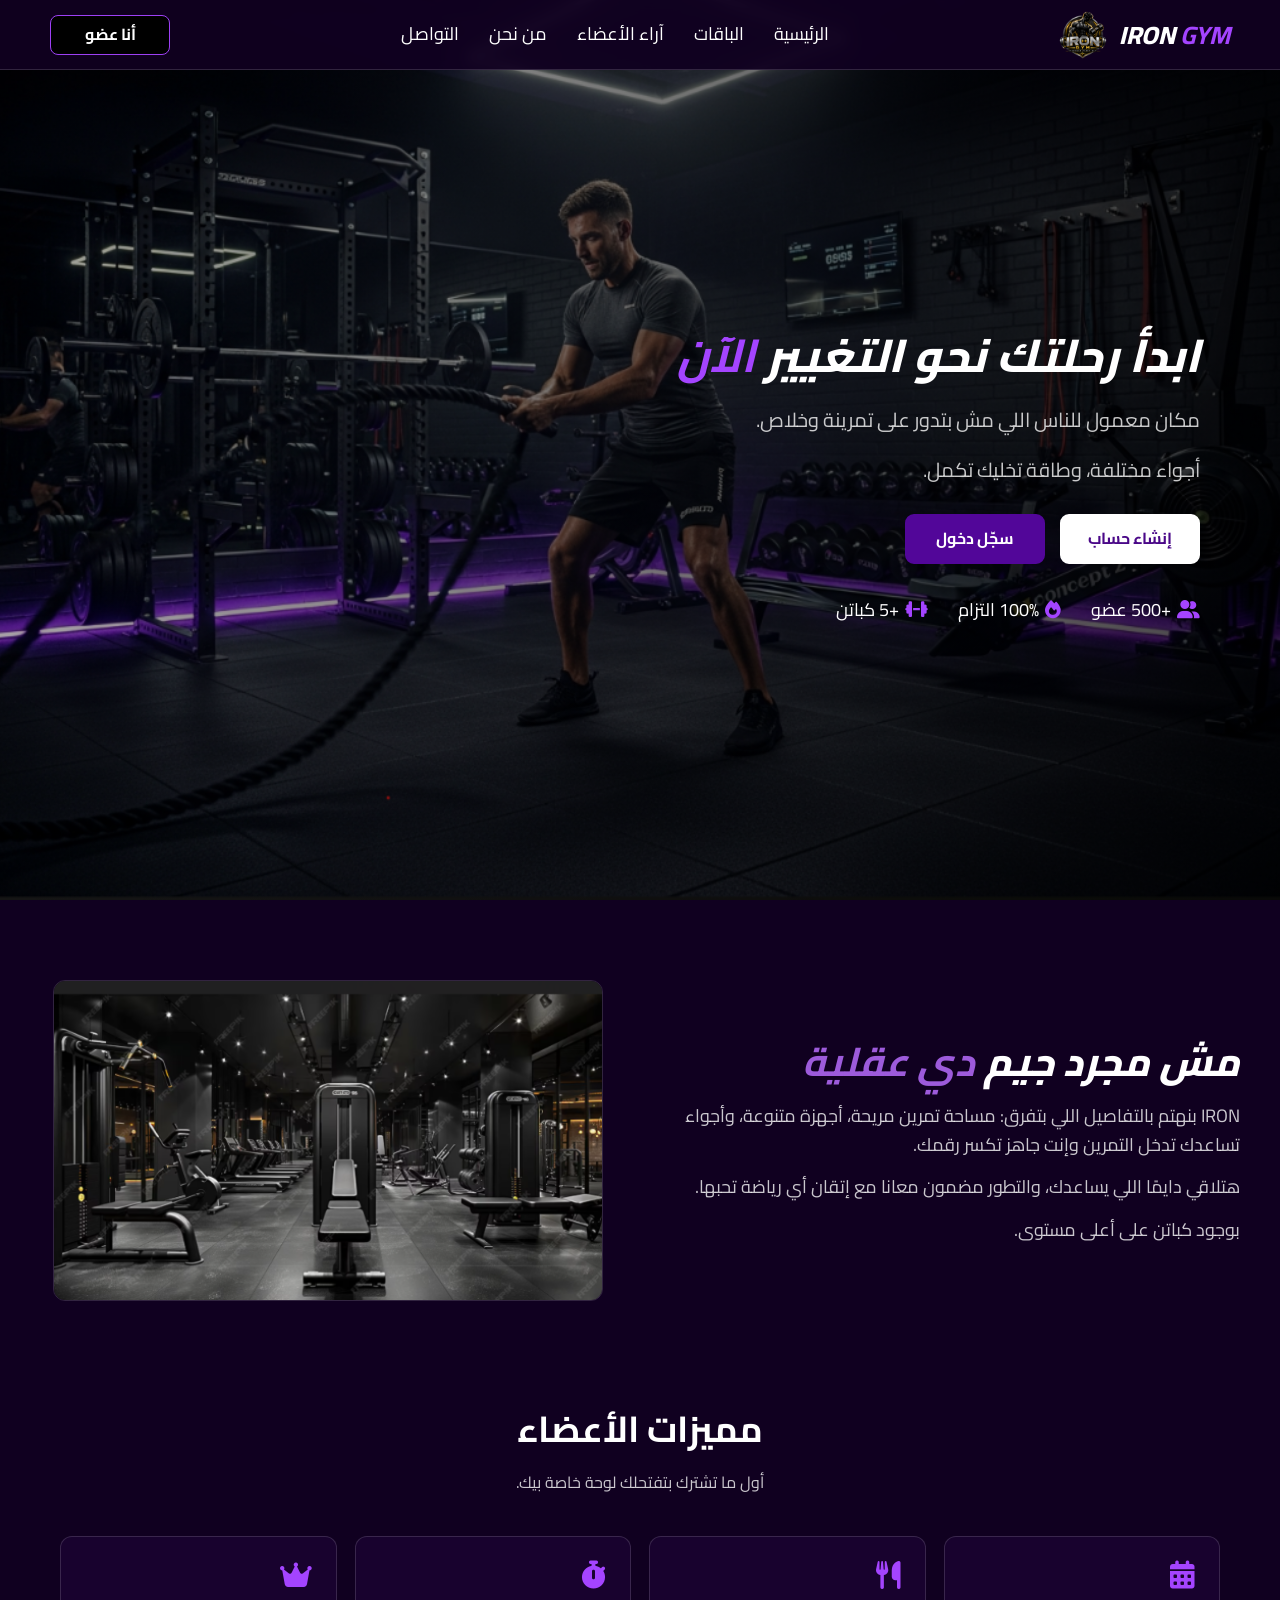
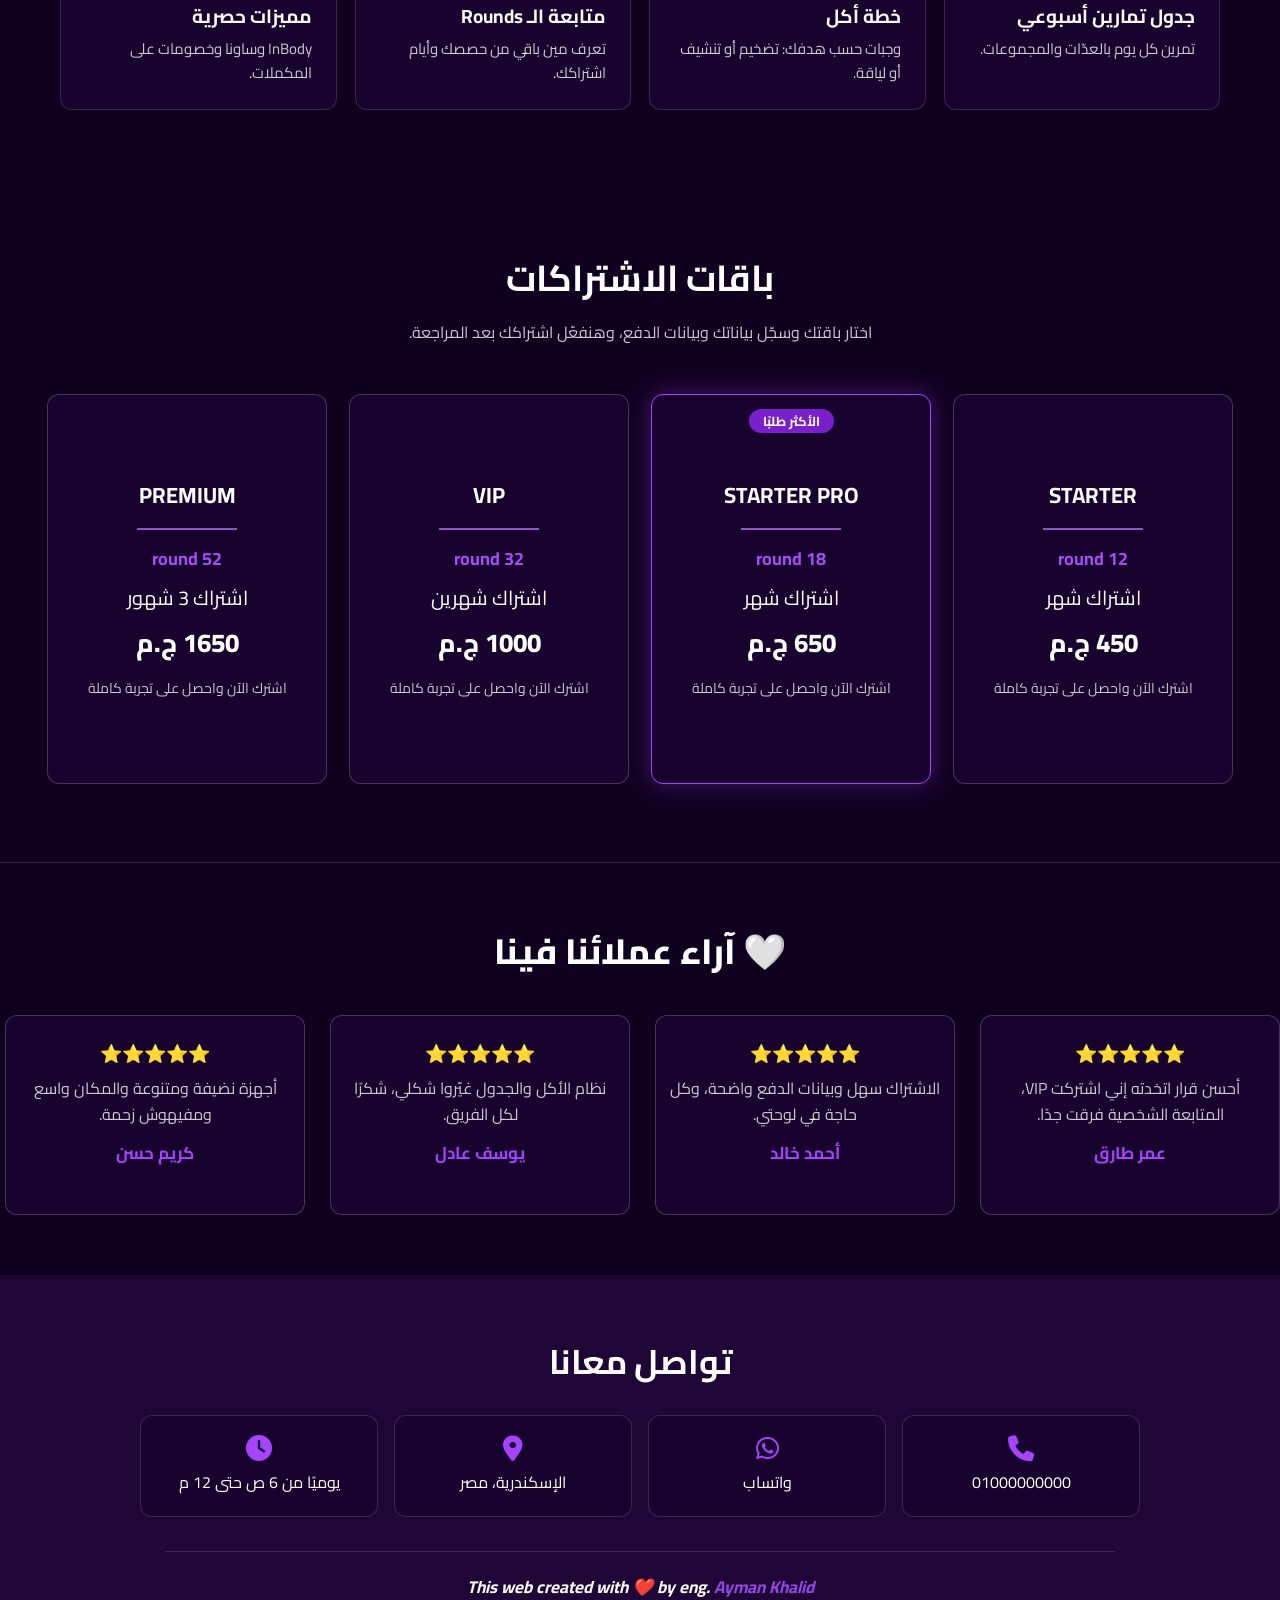
<file: index.html>
<!DOCTYPE html>
<html lang="ar" dir="rtl">
<head>
<meta charset="UTF-8">
<meta name="viewport" content="width=device-width, initial-scale=1">
<title>IRON GYM | ابدأ رحلتك الآن</title>
<link rel="icon" href="images/logo.png">
<link href="https://fonts.googleapis.com/css2?family=Cairo:wght@400;600;800&display=swap" rel="stylesheet">
<link rel="stylesheet" href="css/all.css">
<link rel="stylesheet" href="css/style.css">
</head>
<body>
<header class="header">
  <a href="index.html" class="logo"><span class="s-logo">IRON <strong>GYM</strong></span><img src="images/logo.png" alt="شعار IRON GYM" class="img-logo"></a>
  <button class="burger" aria-label="القائمة" aria-expanded="false"><i class="fa-solid fa-bars"></i></button>
  <ul class="list1">
    <li><a href="index.html">الرئيسية</a></li>
    <li><a href="index.html#plans">الباقات</a></li>
    <li><a href="index.html#reviews">آراء الأعضاء</a></li>
    <li><a href="index.html#about">من نحن</a></li>
    <li><a href="index.html#contact">التواصل</a></li>
  </ul>
  <a href="login.html" class="im-client" id="memberBtn">أنا عضو</a>
</header>

<section class="hero">
  <div class="overlay"></div>
  <div class="p-hero">
    <h1 class="s1">ابدأ رحلتك نحو التغيير <strong>الآن</strong></h1>
    <p class="p1">مكان معمول للناس اللي مش بتدور على تمرينة وخلاص.</p>
    <p class="p2">أجواء مختلفة، وطاقة تخليك تكمل.</p>
    <div class="buttons-container">
      <a href="signup.html" class="btn-create">إنشاء حساب</a>
      <a href="login.html" class="btn-login">سجّل دخول</a>
    </div>
    <div class="icon-container">
      <span><i class="fa-solid fa-user-group"></i>+500 عضو</span>
      <span><i class="fa-solid fa-fire"></i>100% التزام</span>
      <span><i class="fa-solid fa-dumbbell"></i>+5 كباتن</span>
    </div>
  </div>
</section>

<section class="who-are-u" id="about">
  <div class="who-content">
    <div class="dd111">
      <h2 class="s1">مش مجرد جيم <strong class="st1">دي عقلية</strong></h2>
      <p>IRON بنهتم بالتفاصيل اللي بتفرق: مساحة تمرين مريحة، أجهزة متنوعة، وأجواء تساعدك تدخل التمرين وإنت جاهز تكسر رقمك.</p>
      <p>هتلاقي دايمًا اللي يساعدك، والتطور مضمون معانا مع إتقان أي رياضة تحبها.</p>
      <p>بوجود كباتن على أعلى مستوى.</p>
    </div>
    <div class="img-who"><img src="images/about.png" alt="صالة التمرين في IRON GYM" loading="lazy"></div>
  </div>
</section>

<section class="feat">
  <h2 class="section-title" style="text-align:center">مميزات الأعضاء</h2>
  <p class="section-sub" style="text-align:center">أول ما تشترك بتفتحلك لوحة خاصة بيك.</p>
  <div class="feat-grid">
    <div class="feat-item"><i class="fa-solid fa-calendar-days"></i><h3>جدول تمارين أسبوعي</h3><p>تمرين كل يوم بالعدّات والمجموعات.</p></div>
    <div class="feat-item"><i class="fa-solid fa-utensils"></i><h3>خطة أكل</h3><p>وجبات حسب هدفك: تضخيم أو تنشيف أو لياقة.</p></div>
    <div class="feat-item"><i class="fa-solid fa-stopwatch"></i><h3>متابعة الـ Rounds</h3><p>تعرف مين باقي من حصصك وأيام اشتراكك.</p></div>
    <div class="feat-item"><i class="fa-solid fa-crown"></i><h3>مميزات حصرية</h3><p>InBody وساونا وخصومات على المكملات.</p></div>
  </div>
</section>

<section class="money-courses" id="plans">
  <h2 class="section-title">باقات الاشتراكات</h2>
  <p class="section-sub">اختار باقتك وسجّل بياناتك وبيانات الدفع، وهنفعّل اشتراكك بعد المراجعة.</p>
  <div class="box-sale">
    <div class="icon-d"><button aria-label="السابق" data-dir="1"><i class="fa-regular fa-circle-right"></i></button></div>
    <div class="track" id="track">
        <div class="card " tabindex="0">
          <div class="card-inner">
            <div class="card-front">
              
              <h1>STARTER</h1><div class="line5"></div>
              <p class="p22">12 round</p><p class="p23">اشتراك شهر</p><p class="p24">450 ج.م</p>
              <p class="p25">اشترك الآن واحصل على تجربة كاملة</p>
              <p class="hint-flip">اضغط على الكارت لمزيد من التفاصيل</p>
            </div>
            <div class="back">
              <img src="images/plan.png" alt="" class="img1">
              <p class="p26">مع وجود متابعة ونظام تدريبي خاص</p>
              <a href="buy.html?plan=starter" class="btn-buy">اشترك الآن</a>
            </div>
          </div>
        </div>
        <div class="card best" tabindex="0">
          <div class="card-inner">
            <div class="card-front">
              <span class="badge-best">الأكثر طلبًا</span>
              <h1>STARTER PRO</h1><div class="line5"></div>
              <p class="p22">18 round</p><p class="p23">اشتراك شهر</p><p class="p24">650 ج.م</p>
              <p class="p25">اشترك الآن واحصل على تجربة كاملة</p>
              <p class="hint-flip">اضغط على الكارت لمزيد من التفاصيل</p>
            </div>
            <div class="back">
              <img src="images/plan.png" alt="" class="img1">
              <p class="p26">متابعة دقيقة ونظام غذائي وتدريبي متكامل</p>
              <a href="buy.html?plan=pro" class="btn-buy">اشترك الآن</a>
            </div>
          </div>
        </div>
        <div class="card " tabindex="0">
          <div class="card-inner">
            <div class="card-front">
              
              <h1>VIP</h1><div class="line5"></div>
              <p class="p22">32 round</p><p class="p23">اشتراك شهرين</p><p class="p24">1000 ج.م</p>
              <p class="p25">اشترك الآن واحصل على تجربة كاملة</p>
              <p class="hint-flip">اضغط على الكارت لمزيد من التفاصيل</p>
            </div>
            <div class="back">
              <img src="images/plan.png" alt="" class="img1">
              <p class="p26">مميزات VIP خاصة ومتابعة شخصية مستمرة</p>
              <a href="buy.html?plan=vip" class="btn-buy">اشترك الآن</a>
            </div>
          </div>
        </div>
        <div class="card " tabindex="0">
          <div class="card-inner">
            <div class="card-front">
              
              <h1>PREMIUM</h1><div class="line5"></div>
              <p class="p22">52 round</p><p class="p23">اشتراك 3 شهور</p><p class="p24">1650 ج.م</p>
              <p class="p25">اشترك الآن واحصل على تجربة كاملة</p>
              <p class="hint-flip">اضغط على الكارت لمزيد من التفاصيل</p>
            </div>
            <div class="back">
              <img src="images/plan.png" alt="" class="img1">
              <p class="p26">العرض الأفضل لتغيير جذري ومستوى احترافي</p>
              <a href="buy.html?plan=premium" class="btn-buy">اشترك الآن</a>
            </div>
          </div>
        </div>
    </div>
    <div class="icon-d"><button aria-label="التالي" data-dir="-1"><i class="fa-regular fa-circle-left"></i></button></div>
  </div>
</section>

<section class="reviews" id="reviews">
  <div class="container"><p class="p-head-re">🤍 آراء عملائنا فينا</p></div>
  <div class="container2" id="slider"><div class="rbox"><p class="p-veiw1">⭐⭐⭐⭐⭐</p><p class="p-veiw2">أحسن جيم دخلته في حياتي، الأجواء والطاقة مختلفة.</p><p class="p-veiw3">مازن علي</p></div><div class="rbox"><p class="p-veiw1">⭐⭐⭐⭐⭐</p><p class="p-veiw2">الكباتن متابعين معايا كل تمرينة، ونزلت 9 كيلو في شهرين.</p><p class="p-veiw3">محمد سامي</p></div><div class="rbox"><p class="p-veiw1">⭐⭐⭐⭐⭐</p><p class="p-veiw2">أجهزة نضيفة ومتنوعة والمكان واسع ومفيهوش زحمة.</p><p class="p-veiw3">كريم حسن</p></div><div class="rbox"><p class="p-veiw1">⭐⭐⭐⭐⭐</p><p class="p-veiw2">نظام الأكل والجدول غيّروا شكلي، شكرًا لكل الفريق.</p><p class="p-veiw3">يوسف عادل</p></div><div class="rbox"><p class="p-veiw1">⭐⭐⭐⭐⭐</p><p class="p-veiw2">الاشتراك سهل وبيانات الدفع واضحة، وكل حاجة في لوحتي.</p><p class="p-veiw3">أحمد خالد</p></div><div class="rbox"><p class="p-veiw1">⭐⭐⭐⭐⭐</p><p class="p-veiw2">أحسن قرار اتخدته إني اشتركت VIP، المتابعة الشخصية فرقت جدًا.</p><p class="p-veiw3">عمر طارق</p></div></div>
</section>

<section class="contact" id="contact">
  <h2>تواصل معانا</h2>
  <div class="contact-grid">
    <a href="#" id="cPhone"><i class="fa-solid fa-phone"></i><span></span></a>
    <a href="#" id="cWa" target="_blank" rel="noopener"><i class="fa-brands fa-whatsapp"></i>واتساب</a>
    <div><i class="fa-solid fa-location-dot"></i><span id="cAddr"></span></div>
    <div><i class="fa-solid fa-clock"></i><span id="cHours"></span></div>
  </div>
  <div class="line44"></div>
  <span class="sme">This web created with ❤️ by eng. <strong class="stt1">Ayman Khalid</strong></span>
</section>

<script src="JS/app.js"></script>
<script src="JS/script.js"></script>
</body>
</html>
</file>
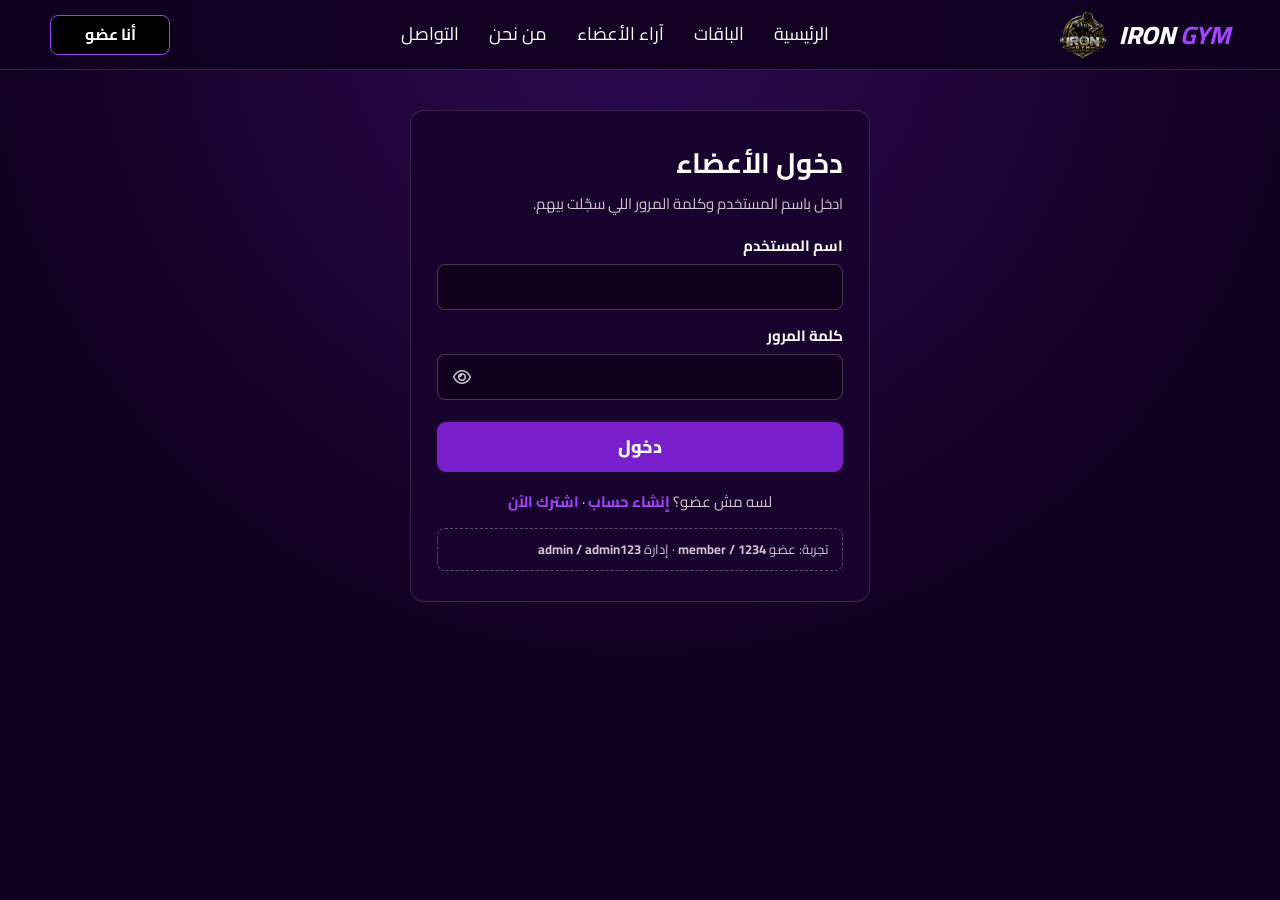
<file: admin.html>
<!DOCTYPE html>
<html lang="ar" dir="rtl">
<head>
<meta charset="UTF-8">
<meta name="viewport" content="width=device-width, initial-scale=1">
<title>لوحة الإدارة | IRON GYM</title>
<link rel="icon" href="images/logo.png">
<link href="https://fonts.googleapis.com/css2?family=Cairo:wght@400;600;800&display=swap" rel="stylesheet">
<link rel="stylesheet" href="css/all.css">
<link rel="stylesheet" href="css/style.css">
<link rel="stylesheet" href="css/client.css">
<style>.tw{overflow-x:auto}table{width:100%;border-collapse:collapse;min-width:760px}th,td{padding:11px 10px;text-align:right;border-bottom:1px solid var(--line);font-size:15px}th{color:var(--mut);font-weight:600}.act button{margin:2px;height:34px;padding:0 12px;border-radius:6px;border:1px solid var(--line);background:transparent;color:#fff;cursor:pointer;font:inherit}.act .y{background:#157a52;border-color:#157a52}.act .n{background:#8a2430;border-color:#8a2430}</style>
</head>
<body>
<header class="header">
  <a href="index.html" class="logo"><span class="s-logo">IRON <strong>GYM</strong></span><img src="images/logo.png" alt="" class="img-logo"></a>
  <ul class="list1" style="display:flex"><li><a href="index.html">الموقع</a></li></ul>
  <button class="im-client" id="out">تسجيل خروج</button>
</header>
<main class="dash">
  <div class="dh"><div><span class="st ok">إدارة</span><h1>الأعضاء والاشتراكات</h1></div></div>
  <div class="g3" id="stats"></div>
  <section class="pn"><h2><i class="fa-solid fa-users"></i> كل الأعضاء</h2><div class="tw"><table><thead><tr><th>الاسم</th><th>الموبايل</th><th>الباقة</th><th>الدفع</th><th>الحالة</th><th>Rounds</th><th>إجراءات</th></tr></thead><tbody id="rows"></tbody></table></div></section>
</main>
<script src="JS/app.js"></script>
<script>
(function(){
 var k=DB.cur();if(!k||DB.users()[k].role!=='admin'){location.replace('login.html');return}
 $('#out').onclick=function(){DB.logout();location.href='index.html'};
 var T={active:'فعّال',pending:'قيد المراجعة',rejected:'مرفوض'};
 function draw(){
  var U=DB.users(),ks=Object.keys(U).filter(function(x){return U[x].role!=='admin'}),pend=0,act=0,rev=0;
  var h=ks.map(function(x){var u=U[x],s=u.sub;if(!s)return '<tr><td>'+esc(u.name)+'<br><small class="mut">'+esc(x)+'</small></td><td>'+esc(u.phone)+'</td><td colspan="5" class="mut">بدون اشتراك</td></tr>';
   var i=subInfo(s);if(s.status==='pending')pend++;if(s.status==='active'){act++;rev+=+s.amount||0}
   return '<tr><td>'+esc(u.name)+'<br><small class="mut">'+esc(x)+'</small></td><td dir="ltr" style="text-align:right">'+esc(u.phone)+'</td><td>'+i.p.n+'<br><small class="mut">'+fmtDate(i.start)+'</small></td><td>'+esc(s.amount)+' ج.م<br><small class="mut">'+esc(s.method)+' '+esc(s.from||'')+' '+esc(s.tx||'')+'</small></td><td>'+(T[s.status]||'')+(i.expired&&s.status==='active'?' (منتهي)':'')+'</td><td>'+(s.used||0)+' / '+i.p.rounds+'</td><td class="act">'+
   '<button class="y" data-a="act" data-k="'+esc(x)+'">تفعيل</button><button class="n" data-a="rej" data-k="'+esc(x)+'">رفض</button><button data-a="att" data-k="'+esc(x)+'">+ حضور</button></td></tr>'}).join('');
  $('#rows').innerHTML=h||'<tr><td colspan="7" class="mut">لا يوجد أعضاء بعد.</td></tr>';
  $('#stats').innerHTML='<section class="pn"><div class="big">'+ks.length+'</div><p class="mut">عدد الأعضاء</p></section><section class="pn"><div class="big">'+act+'</div><p class="mut">اشتراكات فعّالة</p></section><section class="pn"><div class="big">'+pend+'</div><p class="mut">بانتظار المراجعة</p></section><section class="pn"><div class="big">'+rev+' <small>ج.م</small></div><p class="mut">إيراد الاشتراكات الفعّالة</p></section>';
 }
 $('#rows').addEventListener('click',function(e){var b=e.target.closest('button');if(!b)return;
  var U=DB.users(),u=U[b.dataset.k],s=u&&u.sub;if(!s)return;
  if(b.dataset.a==='act'){s.status='active';s.start=s.start||isoDay(0)}
  if(b.dataset.a==='rej')s.status='rejected';
  if(b.dataset.a==='att'&&s.status==='active'&&(s.used||0)<PLANS[s.plan].rounds)s.used=(s.used||0)+1;
  DB.save(U);draw()});
 draw();
})();
</script>
</body>
</html>
</file>
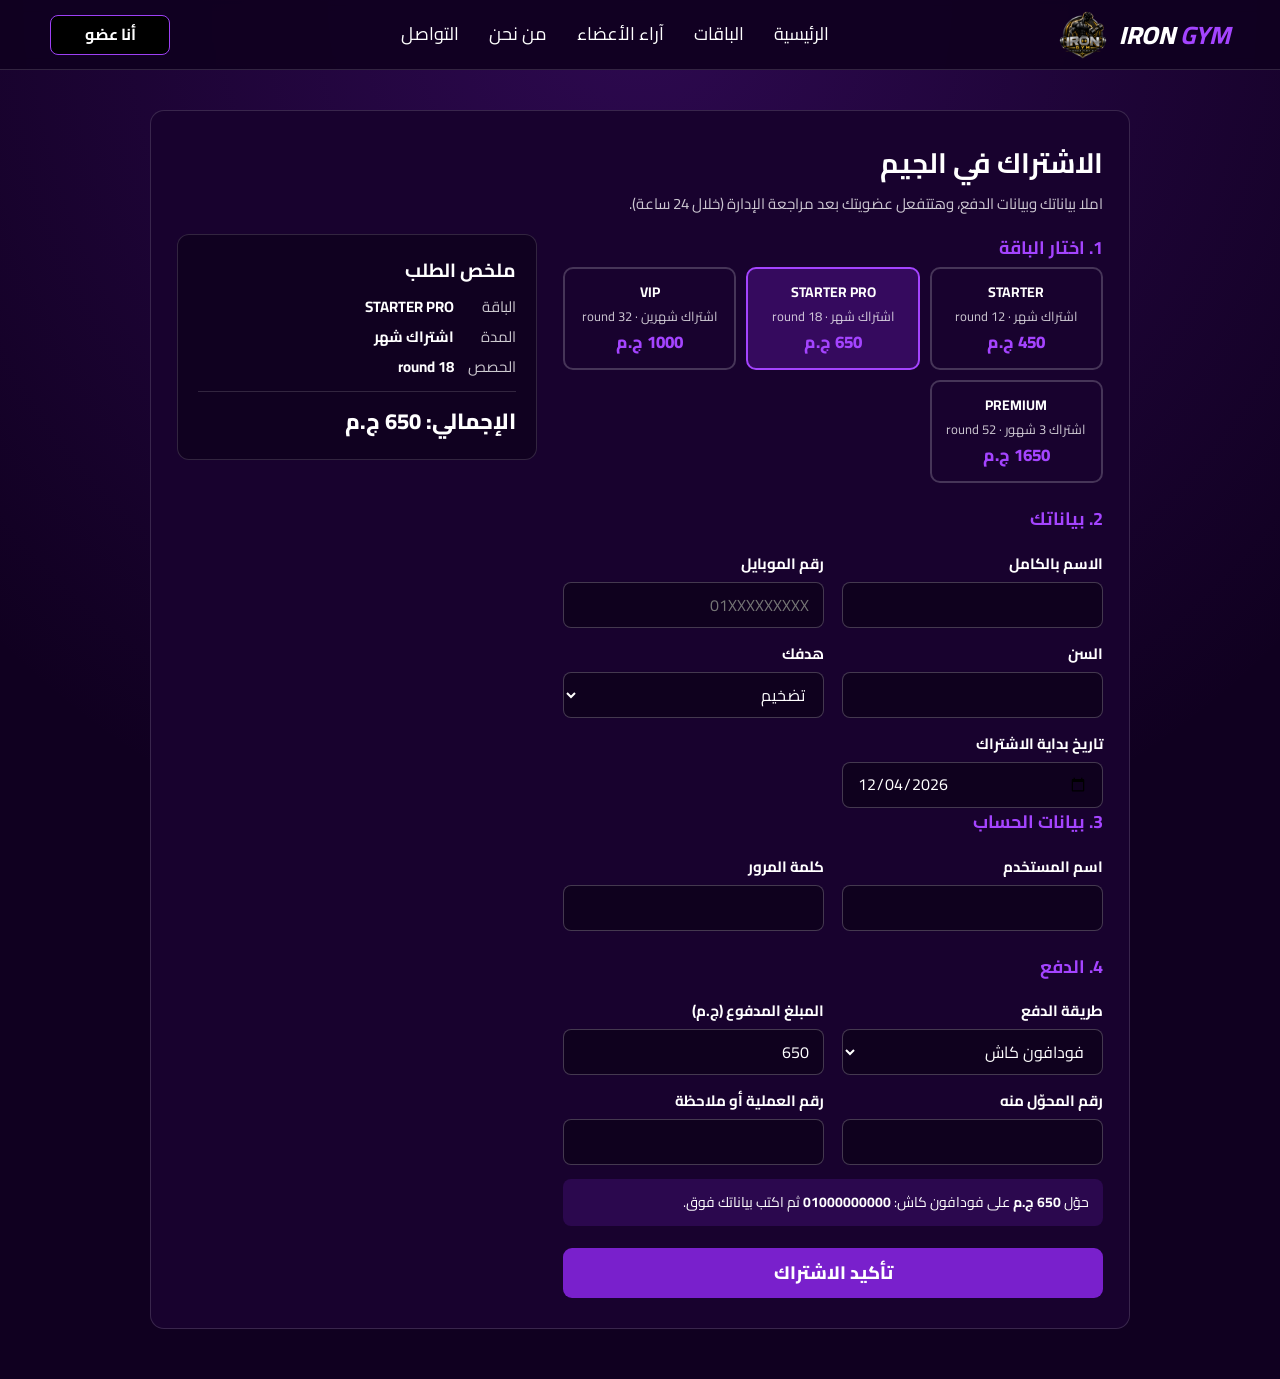
<file: buy.html>
<!DOCTYPE html>
<html lang="ar" dir="rtl">
<head>
<meta charset="UTF-8">
<meta name="viewport" content="width=device-width, initial-scale=1">
<title>الاشتراك | IRON GYM</title>
<link rel="icon" href="images/logo.png">
<link href="https://fonts.googleapis.com/css2?family=Cairo:wght@400;600;800&display=swap" rel="stylesheet">
<link rel="stylesheet" href="css/all.css">
<link rel="stylesheet" href="css/style.css">
<link rel="stylesheet" href="css/login.css">
</head>
<body>
<header class="header">
  <a href="index.html" class="logo"><span class="s-logo">IRON <strong>GYM</strong></span><img src="images/logo.png" alt="شعار IRON GYM" class="img-logo"></a>
  <button class="burger" aria-label="القائمة" aria-expanded="false"><i class="fa-solid fa-bars"></i></button>
  <ul class="list1">
    <li><a href="index.html">الرئيسية</a></li>
    <li><a href="index.html#plans">الباقات</a></li>
    <li><a href="index.html#reviews">آراء الأعضاء</a></li>
    <li><a href="index.html#about">من نحن</a></li>
    <li><a href="index.html#contact">التواصل</a></li>
  </ul>
  <a href="login.html" class="im-client" id="memberBtn">أنا عضو</a>
</header>
<main class="page"><div class="box wide" id="wrap">
  <h1>الاشتراك في الجيم</h1><p class="sub">املا بياناتك وبيانات الدفع، وهتتفعل عضويتك بعد مراجعة الإدارة (خلال 24 ساعة).</p>
  <div class="buy-wrap">
   <div id="form">
    <h2 class="sec-t">1. اختار الباقة</h2>
    <div class="plans-pick" id="pp"></div>
    <h2 class="sec-t">2. بياناتك</h2>
    <div class="grid2">
     <div><label class="fl" for="n">الاسم بالكامل</label><input class="fi" id="n"></div>
     <div><label class="fl" for="ph">رقم الموبايل</label><input class="fi" id="ph" inputmode="tel" placeholder="01XXXXXXXXX"></div>
     <div><label class="fl" for="age">السن</label><input class="fi" id="age" type="number" min="12" max="80"></div>
     <div><label class="fl" for="goal">هدفك</label><select class="fi" id="goal"><option>تضخيم</option><option>تنشيف</option><option>لياقة عامة</option></select></div>
     <div><label class="fl" for="start">تاريخ بداية الاشتراك</label><input class="fi" id="start" type="date"></div>
    </div>
    <div id="acc"><h2 class="sec-t">3. بيانات الحساب</h2>
     <div class="grid2"><div><label class="fl" for="u">اسم المستخدم</label><input class="fi" id="u" autocapitalize="off" autocomplete="username"></div>
     <div><label class="fl" for="pw">كلمة المرور</label><input class="fi" id="pw" type="password" autocomplete="new-password"></div></div></div>
    <h2 class="sec-t" id="payT">4. الدفع</h2>
    <div class="grid2">
     <div><label class="fl" for="meth">طريقة الدفع</label><select class="fi" id="meth"><option>فودافون كاش</option><option>إنستاباي</option><option>كاش في الجيم</option></select></div>
     <div><label class="fl" for="amt">المبلغ المدفوع (ج.م)</label><input class="fi" id="amt" type="number" min="0"></div>
     <div><label class="fl" for="from">رقم المحوّل منه</label><input class="fi" id="from" inputmode="tel"></div>
     <div><label class="fl" for="tx">رقم العملية أو ملاحظة</label><input class="fi" id="tx"></div>
    </div>
    <div class="paybox" id="payInfo"></div>
    <div class="msg" id="m" role="alert" tabindex="-1"></div>
    <button class="btn-main" id="go">تأكيد الاشتراك</button>
   </div>
   <aside class="sum"><h2>ملخص الطلب</h2><dl id="sum"></dl><div class="tot" id="tot"></div></aside>
  </div>
</div></main>
<script src="JS/app.js"></script>
<script src="JS/buy.js"></script>
</body>
</html>
</file>
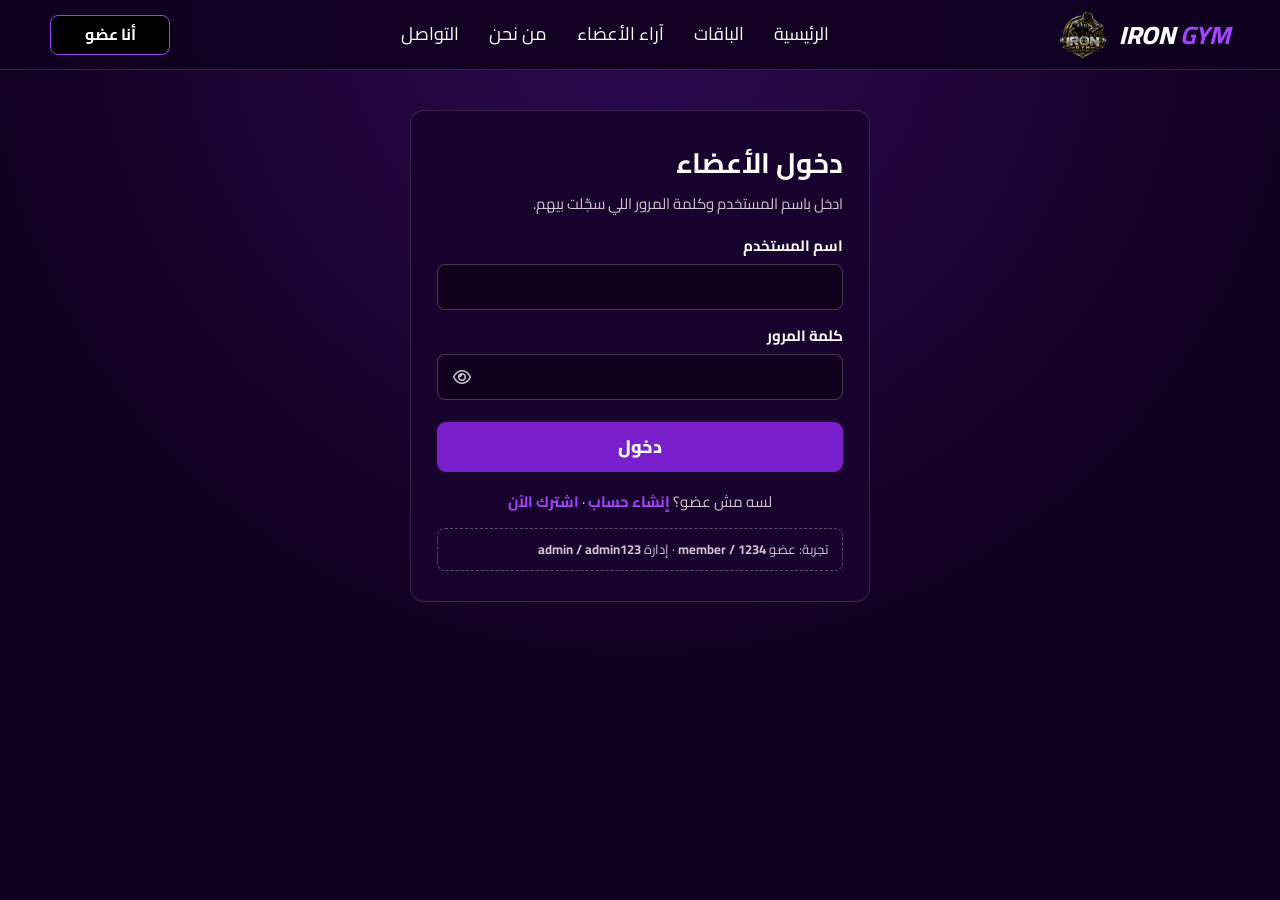
<file: client.html>
<!DOCTYPE html>
<html lang="ar" dir="rtl">
<head>
<meta charset="UTF-8">
<meta name="viewport" content="width=device-width, initial-scale=1">
<title>لوحة العضو | IRON GYM</title>
<link rel="icon" href="images/logo.png">
<link href="https://fonts.googleapis.com/css2?family=Cairo:wght@400;600;800&display=swap" rel="stylesheet">
<link rel="stylesheet" href="css/all.css">
<link rel="stylesheet" href="css/style.css">
<link rel="stylesheet" href="css/login.css">
<link rel="stylesheet" href="css/client.css">
</head>
<body>
<header class="header">
  <a href="index.html" class="logo"><span class="s-logo">IRON <strong>GYM</strong></span><img src="images/logo.png" alt="شعار IRON GYM" class="img-logo"></a>
  <button class="burger" aria-label="القائمة" aria-expanded="false"><i class="fa-solid fa-bars"></i></button>
  <ul class="list1">
    <li><a href="index.html">الرئيسية</a></li>
    <li><a href="index.html#plans">الباقات</a></li>
    <li><a href="index.html#reviews">آراء الأعضاء</a></li>
    <li><a href="index.html#about">من نحن</a></li>
    <li><a href="index.html#contact">التواصل</a></li>
  </ul>
  <a href="login.html" class="im-client" id="memberBtn">أنا عضو</a>
</header>
<main class="dash" id="dash">
  <div class="dh"><div><span class="st" id="st"></span><h1 id="hi"></h1></div>
   <div><a href="buy.html" class="btn-s" id="renew">تجديد / ترقية</a> <button class="btn-s out" id="out">تسجيل خروج</button></div></div>
  <div class="banner" id="banner" hidden></div>
  <div class="g3" id="top"></div>
  <div class="g2">
   <section class="pn" id="wk"><h2><i class="fa-solid fa-dumbbell"></i> جدول التمارين</h2><div class="tabs" id="wt"></div><div id="wb"></div></section>
   <section class="pn" id="ml"><h2><i class="fa-solid fa-utensils"></i> خطة الأكل</h2><div class="tabs" id="mt"></div><div id="mb"></div></section>
  </div>
  <div class="g2">
   <section class="pn"><h2><i class="fa-solid fa-people-group"></i> الحصص الجماعية</h2><div id="cls"></div></section>
   <section class="pn"><h2><i class="fa-solid fa-crown"></i> مميزات الأعضاء</h2><div id="perks"></div></section>
  </div>
</main>
<script src="JS/app.js"></script>
<script src="JS/client.js"></script>
</body>
</html>
</file>
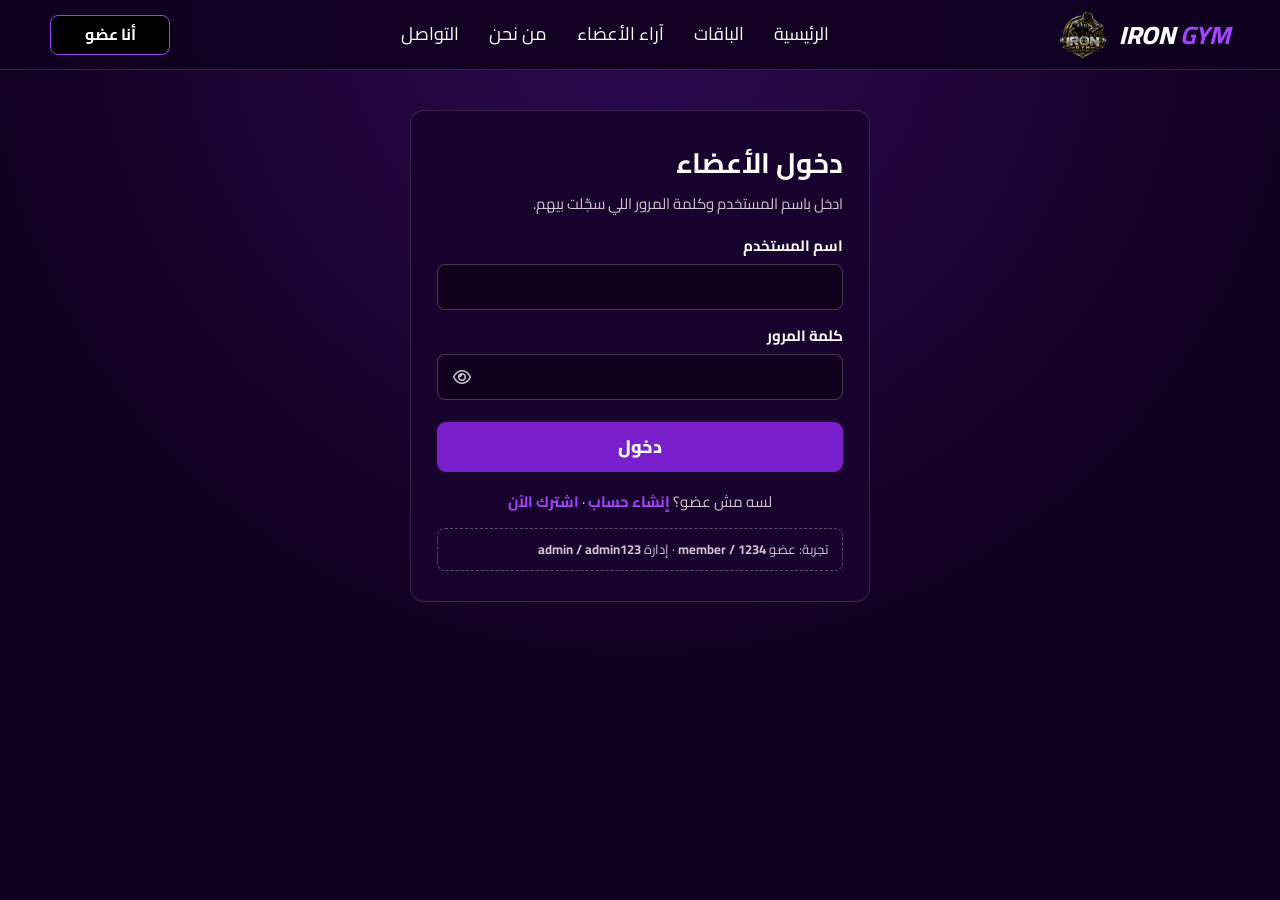
<file: login.html>
<!DOCTYPE html>
<html lang="ar" dir="rtl">
<head>
<meta charset="UTF-8">
<meta name="viewport" content="width=device-width, initial-scale=1">
<title>دخول الأعضاء | IRON GYM</title>
<link rel="icon" href="images/logo.png">
<link href="https://fonts.googleapis.com/css2?family=Cairo:wght@400;600;800&display=swap" rel="stylesheet">
<link rel="stylesheet" href="css/all.css">
<link rel="stylesheet" href="css/style.css">
<link rel="stylesheet" href="css/login.css">
</head>
<body>
<header class="header">
  <a href="index.html" class="logo"><span class="s-logo">IRON <strong>GYM</strong></span><img src="images/logo.png" alt="شعار IRON GYM" class="img-logo"></a>
  <button class="burger" aria-label="القائمة" aria-expanded="false"><i class="fa-solid fa-bars"></i></button>
  <ul class="list1">
    <li><a href="index.html">الرئيسية</a></li>
    <li><a href="index.html#plans">الباقات</a></li>
    <li><a href="index.html#reviews">آراء الأعضاء</a></li>
    <li><a href="index.html#about">من نحن</a></li>
    <li><a href="index.html#contact">التواصل</a></li>
  </ul>
  <a href="login.html" class="im-client" id="memberBtn">أنا عضو</a>
</header>
<main class="page"><div class="box">
  <h1>دخول الأعضاء</h1><p class="sub">ادخل باسم المستخدم وكلمة المرور اللي سجّلت بيهم.</p>
  <label class="fl" for="u">اسم المستخدم</label><input class="fi" id="u" autocomplete="username" autocapitalize="off">
  <label class="fl" for="p">كلمة المرور</label>
  <div class="pw"><input class="fi" id="p" type="password" autocomplete="current-password"><button type="button" id="eye" aria-label="إظهار كلمة المرور"><i class="fa-regular fa-eye"></i></button></div>
  <div class="msg" id="m" role="alert" tabindex="-1"></div>
  <button class="btn-main" id="go">دخول</button>
  <p class="alt">لسه مش عضو؟ <a href="signup.html">إنشاء حساب</a> · <a href="buy.html">اشترك الآن</a></p>
  <p class="demo">تجربة: عضو <b>member / 1234</b> · إدارة <b>admin / admin123</b></p>
</div></main>
<script src="JS/app.js"></script>
<script src="JS/login.js"></script>
</body>
</html>
</file>
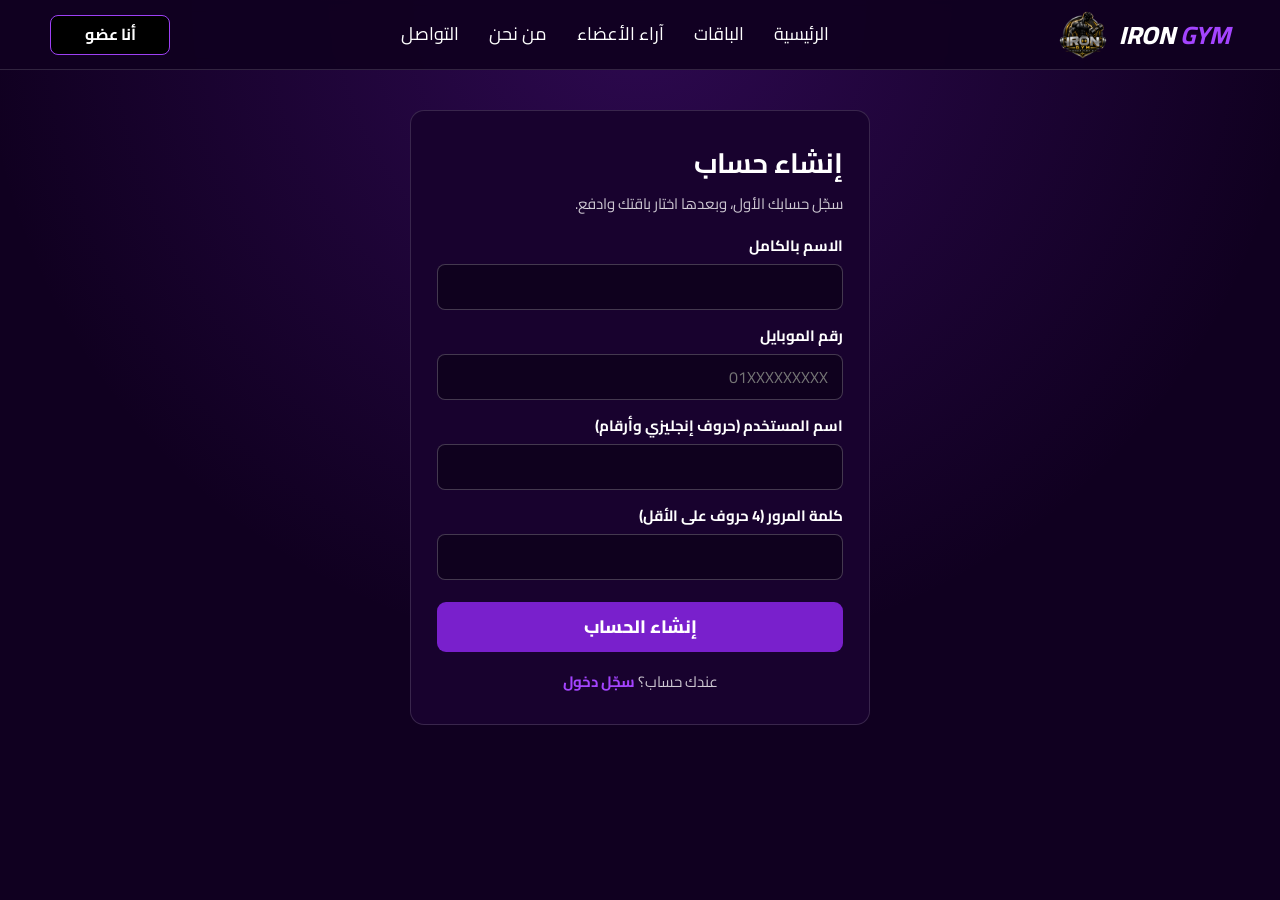
<file: signup.html>
<!DOCTYPE html>
<html lang="ar" dir="rtl">
<head>
<meta charset="UTF-8">
<meta name="viewport" content="width=device-width, initial-scale=1">
<title>إنشاء حساب | IRON GYM</title>
<link rel="icon" href="images/logo.png">
<link href="https://fonts.googleapis.com/css2?family=Cairo:wght@400;600;800&display=swap" rel="stylesheet">
<link rel="stylesheet" href="css/all.css">
<link rel="stylesheet" href="css/style.css">
<link rel="stylesheet" href="css/login.css">
</head>
<body>
<header class="header">
  <a href="index.html" class="logo"><span class="s-logo">IRON <strong>GYM</strong></span><img src="images/logo.png" alt="شعار IRON GYM" class="img-logo"></a>
  <button class="burger" aria-label="القائمة" aria-expanded="false"><i class="fa-solid fa-bars"></i></button>
  <ul class="list1">
    <li><a href="index.html">الرئيسية</a></li>
    <li><a href="index.html#plans">الباقات</a></li>
    <li><a href="index.html#reviews">آراء الأعضاء</a></li>
    <li><a href="index.html#about">من نحن</a></li>
    <li><a href="index.html#contact">التواصل</a></li>
  </ul>
  <a href="login.html" class="im-client" id="memberBtn">أنا عضو</a>
</header>
<main class="page"><div class="box">
  <h1>إنشاء حساب</h1><p class="sub">سجّل حسابك الأول، وبعدها اختار باقتك وادفع.</p>
  <label class="fl" for="n">الاسم بالكامل</label><input class="fi" id="n" autocomplete="name">
  <label class="fl" for="ph">رقم الموبايل</label><input class="fi" id="ph" inputmode="tel" autocomplete="tel" placeholder="01XXXXXXXXX">
  <label class="fl" for="u">اسم المستخدم (حروف إنجليزي وأرقام)</label><input class="fi" id="u" autocomplete="username" autocapitalize="off">
  <label class="fl" for="p">كلمة المرور (4 حروف على الأقل)</label><input class="fi" id="p" type="password" autocomplete="new-password">
  <div class="msg" id="m" role="alert" tabindex="-1"></div>
  <button class="btn-main" id="go">إنشاء الحساب</button>
  <p class="alt">عندك حساب؟ <a href="login.html">سجّل دخول</a></p>
</div></main>
<script src="JS/app.js"></script>
<script src="JS/signup.js"></script>
</body>
</html>
</file>
<file: css/style.css>
*{margin:0;padding:0;box-sizing:border-box}
:root{--bg:rgb(16,0,32);--bg2:rgb(24,2,46);--bg3:rgb(42,6,78);--pu:rgb(164,68,255);--pu2:rgb(121,32,204);--line:rgba(255,255,255,.14);--mut:rgba(255,255,255,.78)}
html{scroll-behavior:smooth;scroll-padding-top:80px}
body{font-family:Cairo,Arial,sans-serif;background:var(--bg);color:#fff;overflow-x:hidden;line-height:1.6}
a{text-decoration:none;color:#fff}
strong{color:var(--pu)}
img{max-width:100%}
:focus-visible{outline:3px solid var(--pu);outline-offset:3px}
button{font-family:inherit}

/* الهيدر */
.header{width:100%;height:70px;background:rgba(16,0,32,.94);position:fixed;top:0;left:0;z-index:1000;display:flex;justify-content:space-between;align-items:center;padding:0 50px;border-bottom:1px solid var(--line);backdrop-filter:blur(6px)}
.logo{display:flex;align-items:center;gap:12px}
.s-logo{font-size:25px;font-weight:800;font-style:italic}
.img-logo{width:48px;height:48px;border-radius:50%;object-fit:contain}
.list1{list-style:none;display:flex;gap:30px}
.list1 li a{font-size:18px;display:inline-block;transition:transform .3s,color .3s}
.list1 li a:hover{transform:scale(1.05);color:var(--pu)}
.im-client{display:inline-flex;align-items:center;justify-content:center;min-width:120px;height:40px;padding:0 18px;background:#000;color:#fff;font-weight:700;font-size:16px;cursor:pointer;border-radius:8px;border:1px solid rgb(157,64,244);transition:all .3s}
.im-client:hover{background:rgb(157,64,244);transform:scale(1.05)}
.burger{display:none;background:none;border:1px solid var(--line);color:#fff;width:42px;height:42px;border-radius:8px;font-size:20px;cursor:pointer}

/* الهيرو */
.hero{width:100%;min-height:100vh;background:url("../images/hero.png") center/cover;position:relative;display:flex;align-items:center;justify-content:flex-start;padding:90px 80px 40px}
.overlay{position:absolute;inset:0;background:linear-gradient(270deg,rgba(0,0,0,.72),rgba(0,0,0,.35));z-index:1}
.p-hero{position:relative;z-index:2;max-width:560px;display:flex;flex-direction:column;gap:18px}
.s1{font-size:clamp(30px,5vw,46px);font-weight:800;font-style:italic;line-height:1.3}
.p1,.p2{color:var(--mut);font-size:clamp(17px,2.2vw,20px)}
.buttons-container{display:flex;gap:15px;margin-top:10px;flex-wrap:wrap}
.btn-login,.btn-create{display:inline-flex;align-items:center;justify-content:center;min-width:140px;height:50px;border-radius:9px;cursor:pointer;font-size:16px;font-weight:700;transition:transform .3s}
.btn-login{background:rgb(82,6,153);color:#fff;border:2px solid rgb(82,6,153)}
.btn-create{background:#fff;color:rgb(74,8,136);border:2px solid #fff}
.btn-create:hover,.btn-login:hover{transform:scale(1.05)}
.icon-container{display:flex;gap:30px;margin-top:14px;font-size:18px;flex-wrap:wrap}
.icon-container i{color:var(--pu);margin-inline-end:6px}

/* من نحن */
.who-are-u{padding:80px 20px;display:flex;justify-content:center}
.who-content{display:flex;align-items:center;justify-content:space-between;width:100%;max-width:1200px;gap:50px}
.dd111{flex:1;display:flex;flex-direction:column;gap:14px}
.dd111 .s1{font-size:clamp(28px,4vw,40px)}
.st1{color:rgb(157,91,219)}
.dd111 p{color:var(--mut);font-size:18px}
.img-who{flex:1;display:flex;justify-content:center}
.img-who img{width:100%;max-width:550px;height:auto;border-radius:12px;border:1px solid var(--line);transition:transform .3s}
.img-who img:hover{transform:scale(1.03)}

/* المميزات */
.feat{padding:20px 20px 70px;max-width:1200px;margin:0 auto}
.feat-grid{display:grid;gap:18px;grid-template-columns:repeat(auto-fit,minmax(230px,1fr))}
.feat-item{background:var(--bg2);border:1px solid var(--line);border-radius:12px;padding:24px;transition:border-color .3s,transform .3s}
.feat-item:hover{border-color:var(--pu);transform:translateY(-4px)}
.feat-item i{font-size:28px;color:var(--pu);margin-bottom:12px}
.feat-item h3{font-size:19px;margin-bottom:6px}
.feat-item p{color:var(--mut);font-size:15px}

/* الباقات */
.money-courses{padding:70px 20px;text-align:center}
.section-title{font-size:clamp(28px,4vw,36px);margin-bottom:12px}
.section-sub{color:var(--mut);margin-bottom:40px}
.box-sale{display:flex;justify-content:center;align-items:center;gap:22px;max-width:1360px;margin:0 auto}
.track{display:flex;gap:22px;justify-content:center;padding:8px 4px}
.icon-d{display:none}
.icon-d button{background:none;border:0;cursor:pointer}
.icon-d i{color:rgb(115,0,222);font-size:34px}
.card{width:280px;height:390px;perspective:1000px;flex:none}
.card-inner{width:100%;height:100%;position:relative;transform-style:preserve-3d;transition:transform .7s ease}
.card:hover .card-inner,.card.flip .card-inner{transform:rotateY(180deg)}
.card-front,.back{width:100%;height:100%;position:absolute;inset:0;backface-visibility:hidden;-webkit-backface-visibility:hidden;border:1px solid rgba(255,255,255,.2);border-radius:12px;display:flex;flex-direction:column;align-items:center;justify-content:center;padding:20px;background:var(--bg2)}
.back{transform:rotateY(180deg);background:var(--bg3);text-align:center}
.card.best .card-front{border-color:var(--pu);box-shadow:0 0 24px rgba(164,68,255,.35)}
.badge-best{position:absolute;top:14px;background:var(--pu2);padding:2px 14px;border-radius:99px;font-size:13px;font-weight:700}
.card-front h1{font-size:22px}
.line5{width:100px;height:2px;background:rgb(140,87,190);margin:15px 0}
.p22{color:rgb(164,78,245);font-size:18px;font-weight:700}
.p23{font-size:20px;margin:8px 0}
.p24{font-size:26px;font-weight:800}
.p25{margin-top:14px;color:var(--mut);font-size:14px}
.hint-flip{display:none;margin-top:10px;font-size:12px;color:rgba(255,255,255,.5)}
.p26{font-size:16px;line-height:1.5}
.img1{width:100%;max-height:200px;object-fit:contain;margin-bottom:12px;border-radius:8px}
.btn-buy{display:inline-flex;align-items:center;justify-content:center;min-width:140px;height:44px;font-size:19px;font-weight:700;border:3px solid rgb(161,89,228);color:#fff;background:var(--pu2);cursor:pointer;margin-top:18px;border-radius:6px;transition:transform .3s}
.btn-buy:hover{transform:scale(1.06)}

/* الآراء */
.reviews{min-height:380px;overflow:hidden;padding:60px 0;border-top:1px solid var(--line)}
.reviews .container{text-align:center;margin-bottom:36px}
.p-head-re{font-size:clamp(26px,4vw,35px);font-weight:800}
.container2{direction:ltr;width:max-content;display:flex;gap:25px;animation:moveSlider 40s linear infinite}
.container2:hover{animation-play-state:paused}
.rbox{direction:rtl;width:300px;min-height:200px;border:1px solid rgba(255,255,255,.2);background:var(--bg2);border-radius:12px;text-align:center;padding:24px 14px;transition:transform .4s,border-color .4s,box-shadow .4s}
.rbox:hover{transform:scale(1.05);border-color:var(--pu);box-shadow:0 10px 20px rgba(164,68,255,.3)}
.p-veiw1{font-size:18px;margin-bottom:8px}
.p-veiw2{color:var(--mut);font-size:16px;margin-bottom:12px}
.p-veiw3{color:var(--pu);font-size:17px;font-weight:700}
@keyframes moveSlider{to{transform:translateX(-50%)}}

/* التواصل */
.contact{background:rgb(31,6,55);padding:60px 20px 30px;text-align:center}
.contact h2{margin-bottom:26px;font-size:clamp(26px,4vw,34px)}
.contact-grid{display:grid;gap:16px;grid-template-columns:repeat(auto-fit,minmax(220px,1fr));max-width:1000px;margin:0 auto 34px}
.contact-grid a,.contact-grid div{background:var(--bg2);border:1px solid var(--line);border-radius:12px;padding:20px;transition:border-color .3s}
.contact-grid a:hover{border-color:var(--pu)}
.contact-grid i{display:block;font-size:26px;color:var(--pu);margin-bottom:8px}
.line44{width:80%;max-width:950px;height:1px;background:var(--line);margin:0 auto 22px}
.sme{font-size:17px;font-weight:700;font-style:italic}
.stt1{color:rgb(150,70,230)}

/* موبايل وتابلت */
@media(max-width:1200px){
 .box-sale{max-width:100%}
 .track{justify-content:flex-start;overflow-x:auto;scroll-snap-type:x mandatory;scrollbar-width:none;flex:1}
 .track::-webkit-scrollbar{display:none}
 .card{scroll-snap-align:center}
 .icon-d{display:block}
 .hint-flip{display:block}
}
@media(max-width:900px){
 .header{padding:0 16px}
 .burger{display:block}
 .list1{position:absolute;top:70px;right:0;left:0;background:rgba(16,0,32,.98);flex-direction:column;gap:0;padding:8px 16px 16px;border-bottom:1px solid var(--line);display:none}
 .list1.open{display:flex}
 .list1 li a{display:block;padding:14px 4px;border-bottom:1px solid var(--line)}
 .im-client{min-width:100px}
 .hero{padding:90px 20px 40px;justify-content:center;text-align:center}
 .overlay{background:rgba(0,0,0,.62)}
 .p-hero{align-items:center}
 .buttons-container,.icon-container{justify-content:center}
 .who-content{flex-direction:column;gap:30px}
 .contact-grid{grid-template-columns:1fr}
 .s-logo{font-size:20px}
}
@media(max-width:480px){.card{width:250px;height:380px}.im-client{font-size:14px;min-width:84px;padding:0 10px}}
@media(prefers-reduced-motion:reduce){*{animation:none!important;transition:none!important;scroll-behavior:auto!important}.container2{overflow-x:auto;width:auto}}
</file>
<file: css/client.css>
.dash{max-width:1200px;margin:0 auto;padding:100px 18px 60px}
.dh{display:flex;justify-content:space-between;align-items:flex-end;gap:14px;flex-wrap:wrap;margin-bottom:22px}
.dh h1{font-size:clamp(26px,4vw,36px);margin-top:6px}
.st{display:inline-block;padding:3px 14px;border-radius:99px;font-size:14px;font-weight:700;border:1px solid currentColor}
.st.ok{color:#5fe3a8}.st.wn{color:#ffc15c}.st.bad{color:#ff8f8f}.st.none{color:var(--mut)}
.btn-s{display:inline-flex;align-items:center;justify-content:center;height:42px;padding:0 18px;border-radius:8px;background:var(--pu2);border:1px solid rgb(161,89,228);color:#fff;font:inherit;font-weight:700;cursor:pointer;transition:transform .3s}
.btn-s:hover{transform:scale(1.04)}.btn-s.out{background:transparent;border-color:var(--line)}
.banner{padding:14px 18px;border-radius:10px;margin-bottom:18px;background:rgba(255,193,92,.12);border:1px solid rgba(255,193,92,.5);color:#ffd88f}
.banner.bad{background:rgba(255,100,100,.12);border-color:rgba(255,120,120,.5);color:#ffb3b3}
.g3{display:grid;gap:18px;grid-template-columns:repeat(auto-fit,minmax(260px,1fr));margin-bottom:18px}
.g2{display:grid;gap:18px;grid-template-columns:repeat(auto-fit,minmax(340px,1fr));margin-bottom:18px}
.pn{background:var(--bg2);border:1px solid var(--line);border-radius:14px;padding:22px;position:relative;min-width:0}
.pn h2{font-size:19px;margin-bottom:14px}.pn h2 i{color:var(--pu);margin-inline-end:8px}
.big{font-size:42px;font-weight:800;line-height:1.1}.big small{font-size:16px;font-weight:600;color:var(--mut)}
.bar{height:10px;background:rgba(255,255,255,.14);border-radius:99px;overflow:hidden;margin:12px 0 6px}.bar i{display:block;height:100%;background:linear-gradient(270deg,var(--pu),var(--pu2))}
.mut{color:var(--mut);font-size:14px}
dl.kv{display:grid;grid-template-columns:auto 1fr;gap:7px 16px}dl.kv dt{color:var(--mut)}dl.kv dd{font-weight:700}
.tabs{display:flex;gap:8px;overflow-x:auto;padding-bottom:8px;margin-bottom:10px;scrollbar-width:thin}
.tabs button{flex:none;border:1px solid var(--line);background:transparent;color:#fff;padding:7px 16px;border-radius:99px;cursor:pointer;font:inherit}
.tabs button[aria-selected=true]{background:var(--pu2);border-color:var(--pu)}
.row{display:flex;justify-content:space-between;gap:14px;padding:11px 0;border-bottom:1px solid var(--line)}.row:last-child{border:0}
.row span{color:var(--mut);text-align:left}
.lock{position:relative}
.lock>*:not(.lockmsg){filter:blur(5px);pointer-events:none;user-select:none}
.lockmsg{position:absolute;inset:0;display:flex;flex-direction:column;align-items:center;justify-content:center;text-align:center;gap:10px;padding:20px;background:rgba(16,0,32,.55);border-radius:14px;z-index:2}
.lockmsg i{font-size:30px;color:var(--pu)}
.perk{display:flex;gap:12px;padding:10px 0;border-bottom:1px solid var(--line)}.perk:last-child{border:0}
.perk i{color:var(--pu);font-size:20px;width:26px;text-align:center;margin-top:4px}
.perk.off{opacity:.45}.perk b{display:block}.perk span{color:var(--mut);font-size:14px}
@media(max-width:480px){.g2{grid-template-columns:1fr}.pn{padding:18px 14px}}
</file>
<file: css/login.css>
/* صفحات الدخول والتسجيل والاشتراك */
.page{min-height:100vh;padding:110px 18px 50px;display:flex;justify-content:center;align-items:flex-start;background:radial-gradient(circle at 50% 0,rgba(121,32,204,.28),transparent 60%),var(--bg)}
.box{width:100%;max-width:460px;background:var(--bg2);border:1px solid var(--line);border-radius:14px;padding:30px 26px}
.box.wide{max-width:980px}
.box h1{font-size:28px;margin-bottom:6px}
.box .sub{color:var(--mut);margin-bottom:18px;font-size:15px}
.fl{display:block;font-weight:700;margin:14px 0 6px;font-size:15px}
.fi{width:100%;height:46px;padding:0 14px;border-radius:8px;border:1.5px solid rgba(255,255,255,.22);background:rgba(0,0,0,.35);color:#fff;font:inherit}
select.fi option{background:#1b0434}
.fi:focus{border-color:var(--pu);outline:none;box-shadow:0 0 0 3px rgba(164,68,255,.3)}
.pw{position:relative}.pw button{position:absolute;left:8px;top:6px;width:34px;height:34px;background:none;border:0;color:var(--mut);cursor:pointer;font-size:16px}
.grid2{display:grid;grid-template-columns:1fr 1fr;gap:0 18px}
.btn-main{width:100%;height:50px;margin-top:22px;border:0;border-radius:9px;background:var(--pu2);color:#fff;font-size:18px;font-weight:800;cursor:pointer;transition:transform .3s,background .3s}
.btn-main:hover{background:rgb(140,50,225);transform:translateY(-2px)}
.msg{display:none;margin-top:14px;padding:11px 14px;border-radius:8px;font-weight:600;font-size:15px}
.msg.err{display:block;background:rgba(255,70,70,.14);border:1px solid rgba(255,100,100,.5);color:#ffb3b3}
.msg.ok{display:block;background:rgba(60,200,140,.14);border:1px solid rgba(60,200,140,.5);color:#9af0cb}
.alt{margin-top:18px;text-align:center;color:var(--mut);font-size:15px}.alt a{color:var(--pu);font-weight:700}
.demo{margin-top:14px;padding:10px 14px;border:1px dashed rgba(255,255,255,.3);border-radius:8px;font-size:13px;color:var(--mut)}
/* الاشتراك */
.buy-wrap{display:grid;grid-template-columns:1.5fr 1fr;gap:26px;align-items:start}
.sec-t{font-size:18px;margin:22px 0 4px;color:var(--pu)}.sec-t:first-child{margin-top:0}
.plans-pick{display:grid;grid-template-columns:repeat(auto-fit,minmax(130px,1fr));gap:10px}
.pp{position:relative}.pp input{position:absolute;opacity:0}
.pp label{display:block;text-align:center;padding:12px 6px;border:2px solid rgba(255,255,255,.2);border-radius:10px;cursor:pointer;transition:all .25s}
.pp label b{display:block;font-size:14px}.pp label span{font-size:13px;color:var(--mut)}.pp label em{display:block;font-style:normal;font-weight:800;color:var(--pu);font-size:17px}
.pp input:checked+label{border-color:var(--pu);background:rgba(121,32,204,.3)}
.pp input:focus-visible+label{outline:3px solid var(--pu)}
.sum{position:sticky;top:90px;background:rgba(0,0,0,.3);border:1px solid var(--line);border-radius:12px;padding:20px}
.sum h2{font-size:19px;margin-bottom:10px}
.sum dl{display:grid;grid-template-columns:auto 1fr;gap:6px 14px;font-size:15px}.sum dt{color:var(--mut)}.sum dd{font-weight:700}
.sum .tot{margin-top:12px;padding-top:12px;border-top:1px solid var(--line);font-size:22px;font-weight:800}
.paybox{margin-top:14px;padding:12px 14px;background:rgba(121,32,204,.2);border-radius:8px;font-size:14px}
.ok-box{text-align:center;padding:20px 0}.ok-box i{font-size:56px;color:#5fe3a8}.ok-box h2{margin:12px 0 6px}
@media(max-width:820px){.buy-wrap{grid-template-columns:1fr}.sum{position:static;order:-1}.grid2{grid-template-columns:1fr}.page{padding-top:96px}.box{padding:24px 18px}}
</file>
